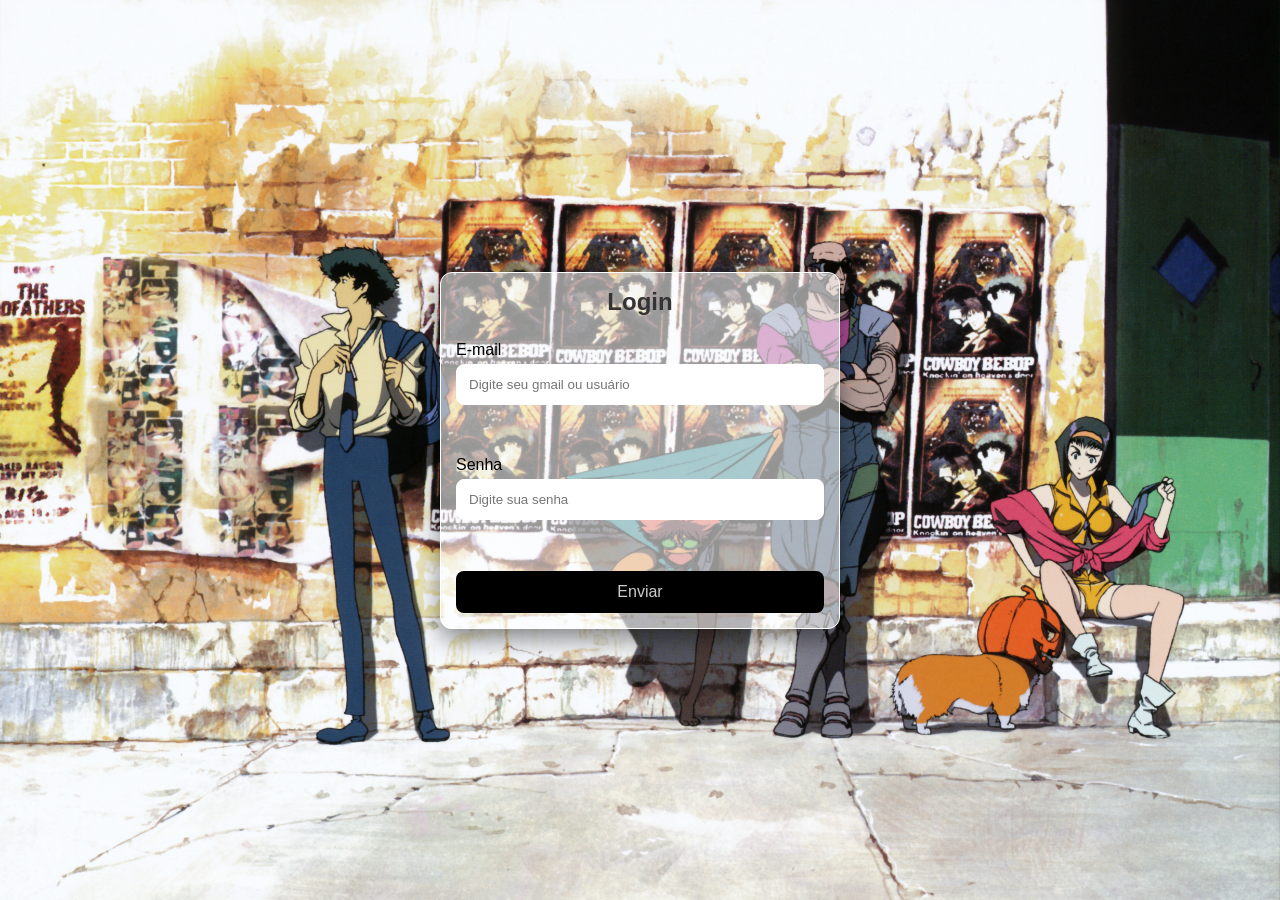
<file: index.html>
<!DOCTYPE html>
<html lang="en">
<head>
    <meta charset="UTF-8">
    <meta name="viewport" content="width=device-width, initial-scale=1.0">
    <title>Forms</title>

     <style> 
    * {
        margin: 0;
        padding: 0;
        box-sizing: border-box;
        font-family: Arial, Helvetica, sans-serif;
    }

    body {
        height: 100vh;
        background-image: url(1032275.jpg);
        background-size: cover;
        background-position: center;
        background-repeat: no-repeat;
        display: flex;             
        justify-content: center;    
        align-items: center;       
    }

    form {
        width: 100%;
        max-width: 400px;
        padding: 20px;
        border-radius: 12px;
        background-color: rgba(255, 255, 255, 0.562);
        padding: 15px;
        border: 1px solid white;
        box-shadow: 0 10px 25px rgba(0, 0, 0, 0.473); 
        display: flex;
        flex-direction: column;
        border-radius: 12px;
        transform: translateX(-400px);
        animation: slideIn 3s forwards;
    }

    @keyframes slideIn {
        to {transform: translateX(0); }
        }

    h2 {
        text-align: center;
        margin-bottom: 25px;
        color: #333;
    }

    label {
        margin-bottom: 5px;
    }

    input {
        padding: 12px;
        margin-bottom: 15px;
        border: 1px solid #ffffff;
        border-radius: 8px;
        outline: none;
    }

    button {
        padding: 12px;
        background-color: black;
        color: #ccc;
        border: none;
        border-radius: 8px;
        cursor: pointer;
        font-size: 16px;
    }
    
    button:hover {
        background-color: #000000e0;
    }
</style>
</head>
<body>
    <form action="home.html" onsubmit="return validar()">
        
        <h2>Login</h2>

        <label>E-mail</label>
        <input type="email" class="campo" name="email" requiered placeholder="Digite seu gmail ou usuário">
        <br></br>

        <label>Senha</label>
        <input type="password" class="campo" name="senha" required placeholder="Digite sua senha">
        <br></br>

        <button type="submit">Enviar</button>

 </form>

 <script>
    
    function validar(){
        gmail = document.getElementById("none").value;
        senha = document.getElementById("senha").value;
        if(gmail == "ce9260355@gmail.com" && senha =="1234"){
            window.location.href = "home.html";
            return false;
        }
        else{
            alert("Usuário ou senha incorretos!")
            return false;
        }
    }
</script>

</body>
</html>
</file>
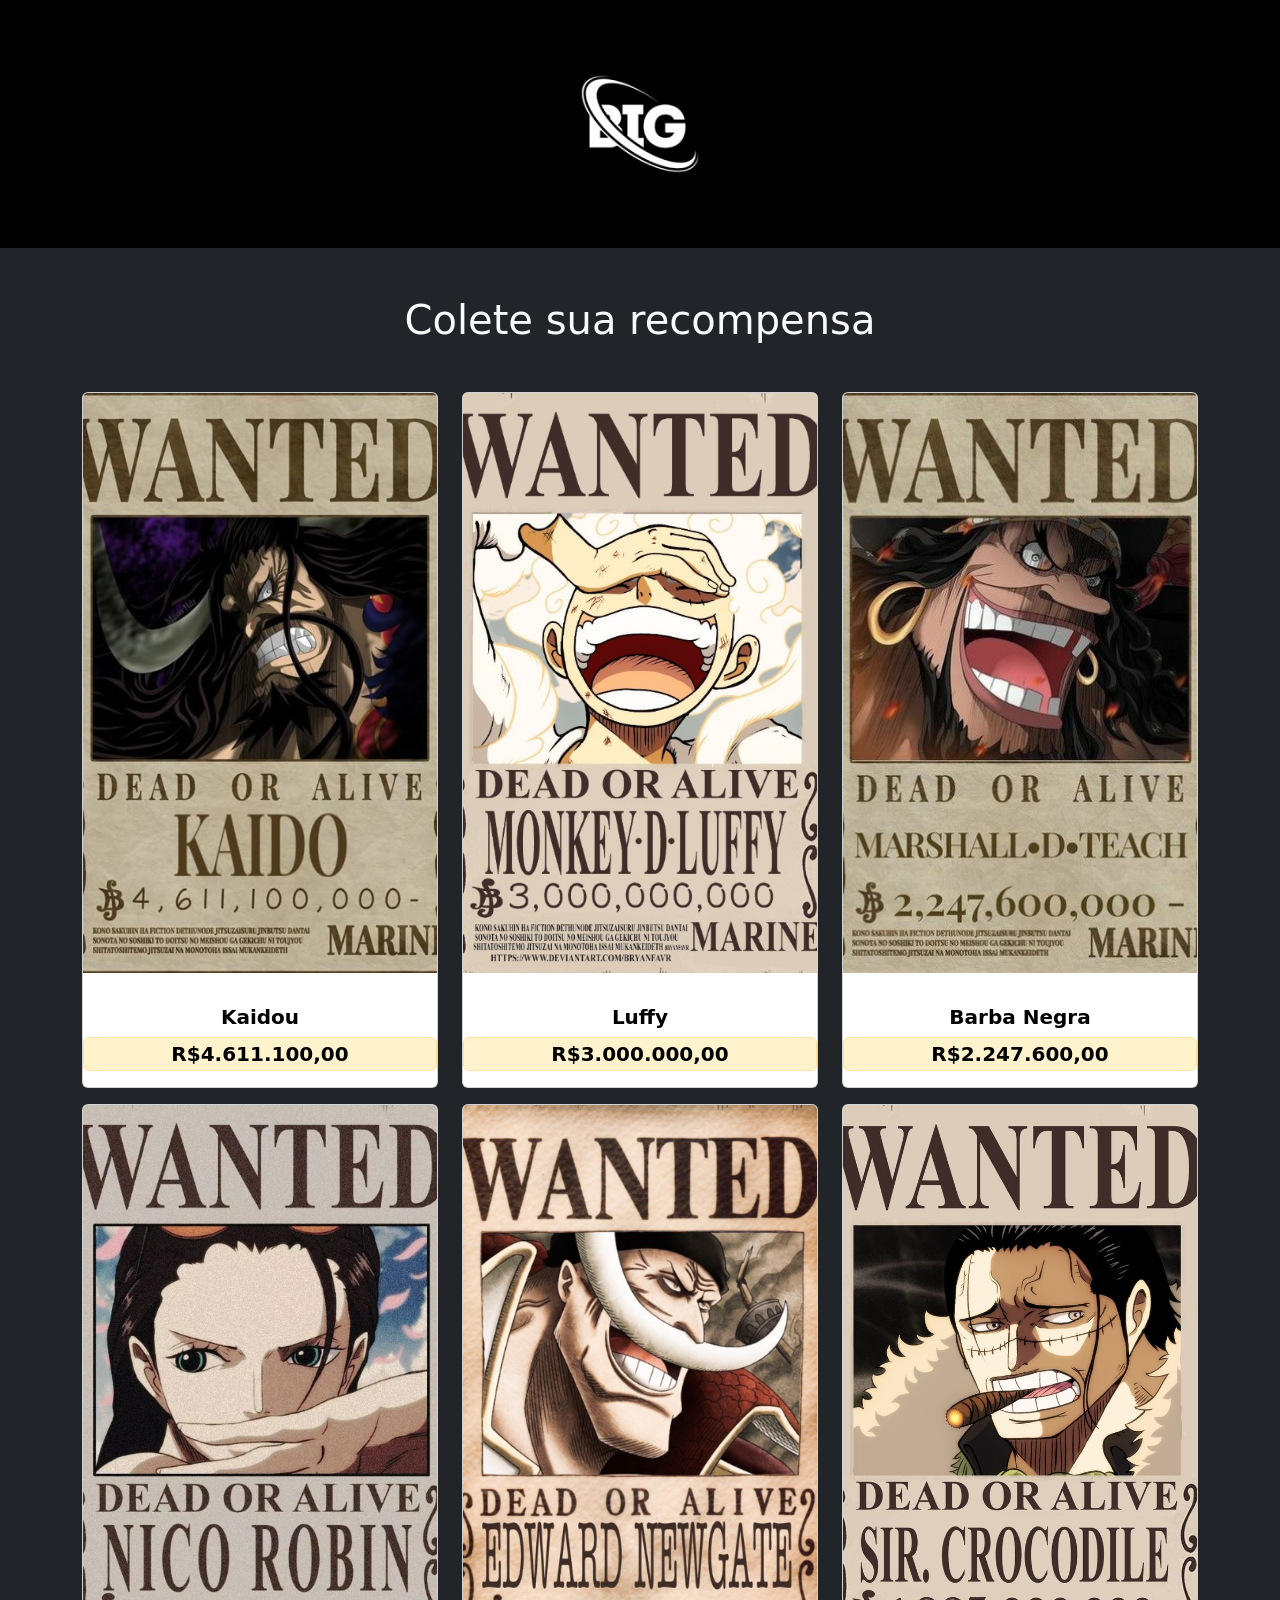
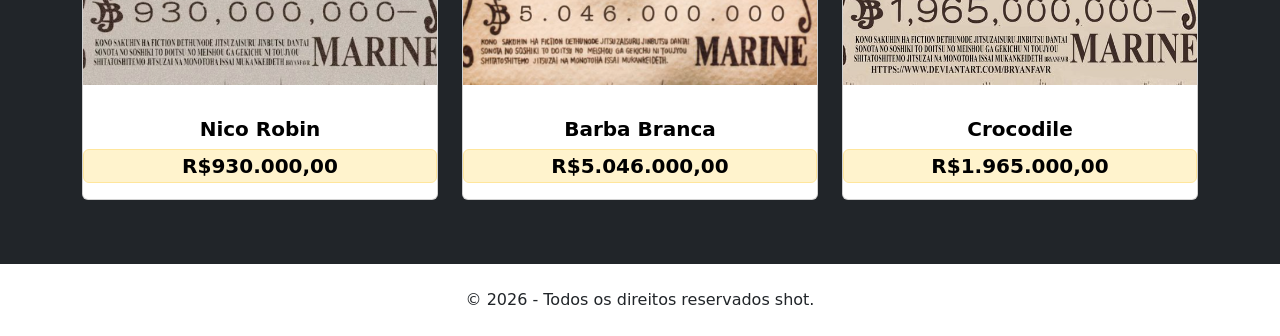
<file: Card.html>
<!DOCTYPE html>
<html lang="en">
<head>
    <meta charset="UTF-8">
    <meta name="viewport" content="width=device-width, initial-scale=1.0">
    <title>Cards</title>
    <link href="https://cdn.jsdelivr.net/npm/bootstrap@5.3.2/dist/css/bootstrap.min.css" rel="stylesheet"> 

    <style>
        .card-img-top {
           object-fit: cover;
           height: 580px;
           background-color: #f8f9fa;
           width: 100%;
        }
    </style>
</head>

<header class="bg-black py-4">
    <div class="container d-flex justify-content-center">
        <img src="big.png" alt="Logo" style="height:200px;" style="width: 100%;">
    </div>
</header>

<body class="bg-dark">
    <div class="container py-5">
        <h1 class="text-center mb-5 text-light">Colete sua recompensa</h1>

        <div class="row">
            <!--Card 1-->
            <div class="col-md-4 mb-3">
                <div class="card">
                      <img src="Desenhos Delicados.jpg" class="card-img-top" alt="Recompensa">
                      <div class="card-body text-center"></div>
                      <h5 class="card-title text-center text-black fw-bold">Kaidou</h5>
                      <h5  class="alert alert-warning py-1 text-center text-black fw-bold" role="alert">R$4.611.100,00</h5>
                </div>
            </div>
             
            <!--Card 2-->
            <div class="col-md-4 mb-3">
                <div class="card">
                      <img src="Captura de tela 2026-03-05 095935.png" class="card-img-top" alt="Recompensa">
                      <div class="card-body text-center"></div>
                      <h5 class="card-title text-center text-black fw-bold">Luffy</h5>
                      <h5 class="alert alert-warning py-1 text-center text-black fw-bold" role="alert">R$3.000.000,00</h5>
                </div>
            </div>
                
            <!--Card 3-->
            <div class="col-md-4 mb-3">
                <div class="card">
                      <img src="Captura de tela 2026-03-05 100028.png" class="card-img-top" alt="Recompensa">
                      <div class="card-body text-center"></div>
                      <h5 class="card-title text-center text-black fw-bold">Barba Negra</h5>
                      <h5 class="alert alert-warning py-1 text-center text-black fw-bold" role="alert">R$2.247.600,00</h5>
                </div>
            </div>

            <div class="col-md-4 mb-3">
                <div class="card">
                      <img src="Captura de tela 2026-03-05 100118.png" class="card-img-top" alt="Recompensa">
                      <div class="card-body text-center"></div>
                      <h5 class="card-title text-center text-black fw-bold">Nico Robin</h5>
                      <h5 class="alert alert-warning py-1 text-center text-black fw-bold" role="alert">R$930.000,00</h5>
                </div>
            </div>

            <div class="col-md-4 mb-3">
                <div class="card">
                      <img src="Captura de tela 2026-03-05 100159.png" class="card-img-top" alt="Recompensa">
                      <div class="card-body text-center"></div>
                      <h5 class="card-title text-center text-black fw-bold">Barba Branca</h5>
                      <h5 class="alert alert-warning py-1 text-center text-black fw-bold" role="alert">R$5.046.000,00</h5>
                </div>
            </div>

            <div class="col-md-4 mb-3">
                <div class="card">
                      <img src="one piece poster crocodile.jpg" class="card-img-top" alt="Recompensa">
                      <div class="card-body text-center"></div>
                      <h5 class="card-title text-center text-black fw-bold">Crocodile</h5>
                      <h5 class="alert alert-warning py-1 text-center text-black fw-bold" role="alert">R$1.965.000,00</h5>
                </div>
            </div>

        </div>
    </div> 

     <footer class="bg-white text-dark py-4 mt-auto">
        <div class="container text-center">
            &copy; 2026 - Todos os direitos reservados   shot.
        </div>
     </footer>
</body>
</html>
</file>
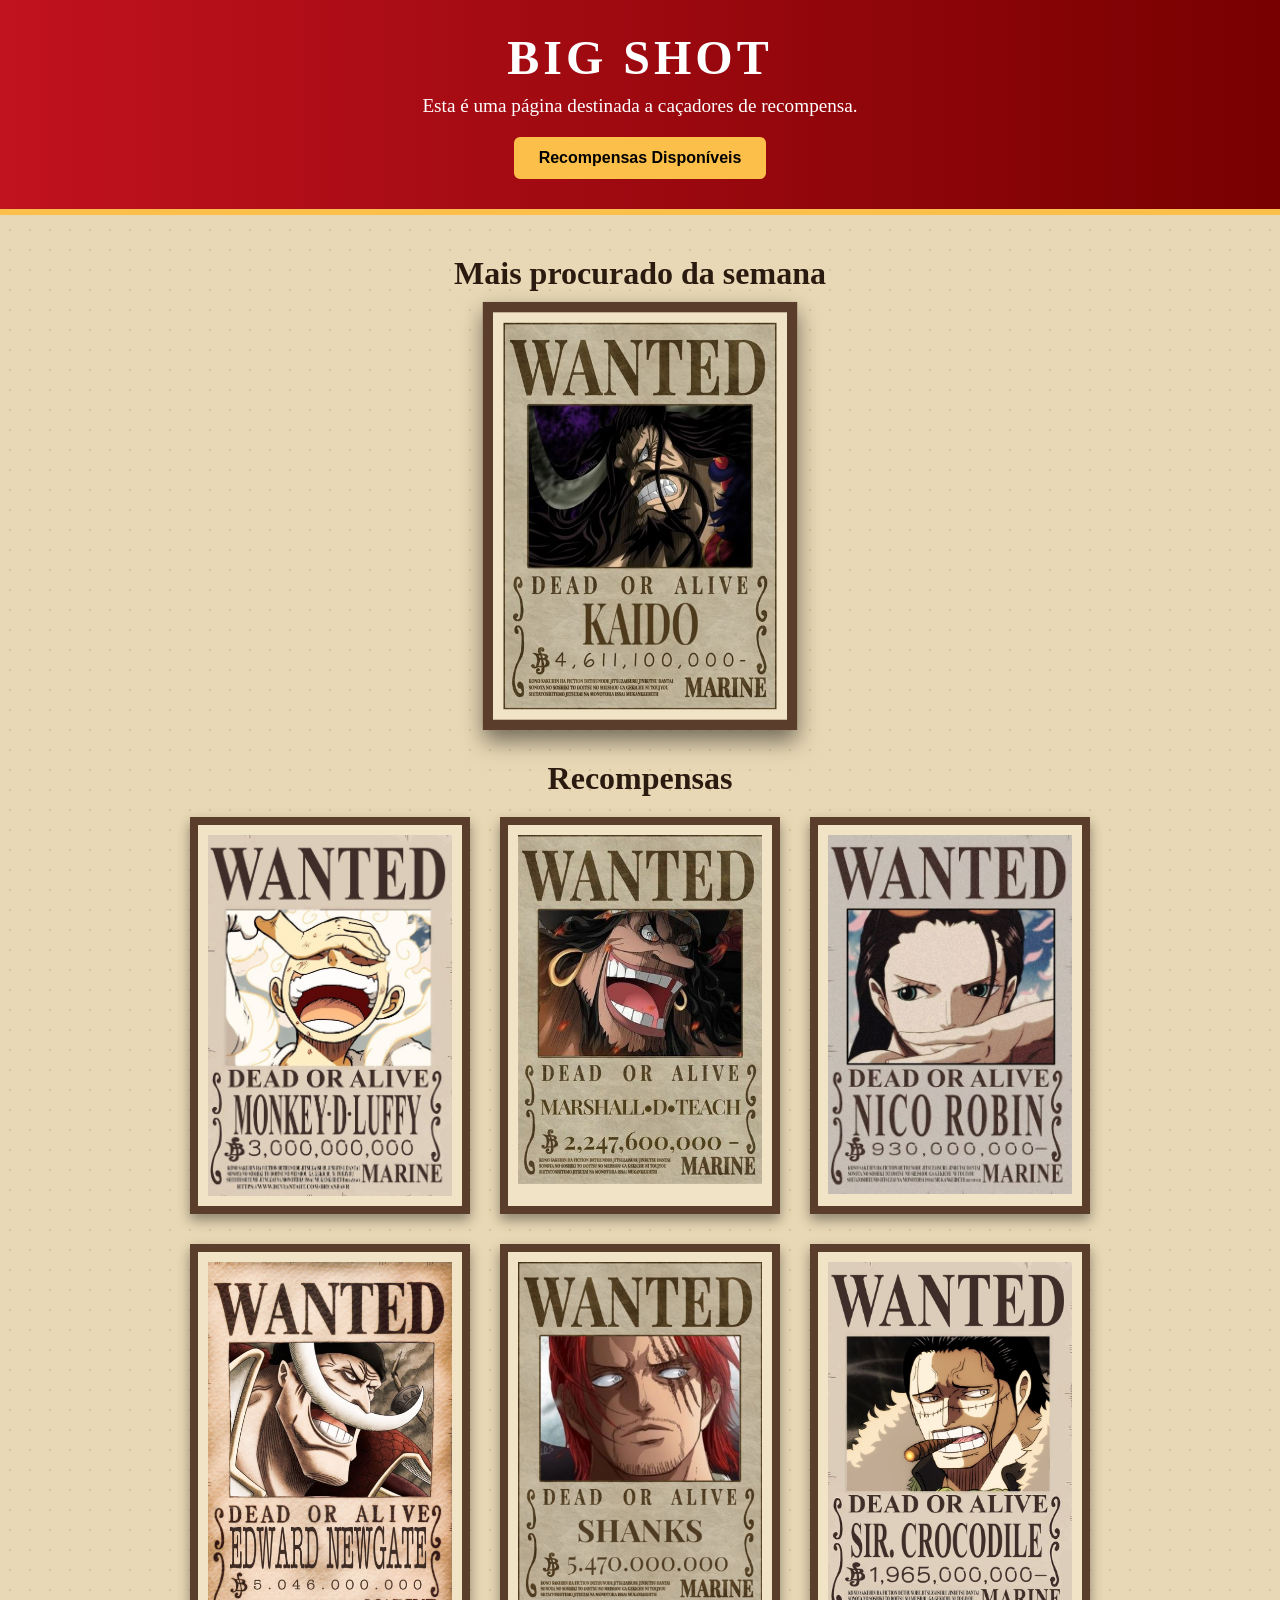
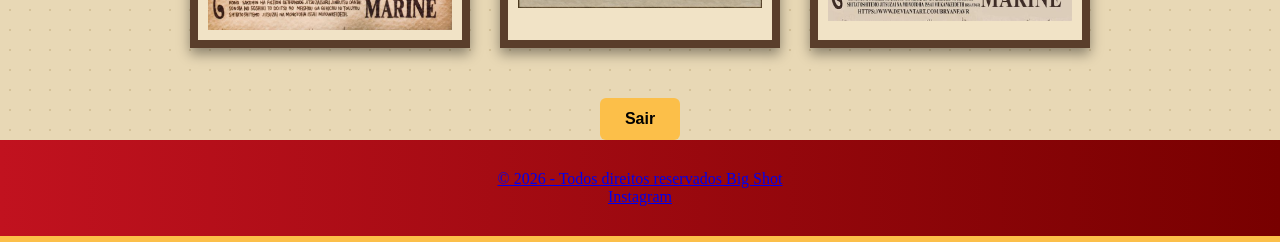
<file: home.html>
<!DOCTYPE html>
<html lang="en">
<head>
    <meta charset="UTF-8">
    <meta name="viewport" content="width=device-width, initial-scale=1.0">
    <title>Home</title>
    <link rel="Stylesheet" href="style.css">
</head>
<header>
    <h1>BIG SHOT</h1>
    <p>Esta é uma página destinada a caçadores de recompensa.</p>
    <nav>
    <a href="#Recompensas"><button>Recompensas Disponíveis</button></a>
    </nav>
</header>
<body>
<main>

<h2>Mais procurado da semana</h2>

<section class="destaque">
    <img src="Desenhos Delicados.jpg">
</section>

<h2>Recompensas</h2>

<section id="Recompensas" class="recompensas">

<div class="card">
<img src="Captura de tela 2026-03-05 095935.png">
</div>

<div class="card">
<img src="Captura de tela 2026-03-05 100028.png">
</div>

<div class="card">
<img src="Captura de tela 2026-03-05 100118.png">
</div>

<div class="card">
<img src="Captura de tela 2026-03-05 100159.png">
</div>

<div class="card">
<img src="poster buronan One piece.jpg">
</div>

<div class="card">
<img src="one piece poster crocodile.jpg">
</div>
</section>

 <a href="index.html"><button>Sair</button></a>

</main>

<footer>
    <a href="https://www.planalto.gov.br/ccivil_03/leis/l9610.htm"><p> &copy; 2026 - Todos direitos reservados Big Shot</p></a>
    <a href="https://onepiece.fandom.com/pt/wiki/One_Piece_Wiki">Instagram</a>
</footer>
</body>
</html>
</file>
<file: style.css>
*{
    margin:0;
    padding:0;
    box-sizing:border-box;
}

body{
    font-family: "Georgia", serif;
    background-color:#e8d8b5;
    background-image: radial-gradient(#d6c39a 1px, transparent 1px);
    background-size: 20px 20px;
    color:#2b1a10;
    text-align:center;
}


header{
    background: linear-gradient(90deg,#c1121f,#780000);
    color:white;
    padding:30px;
    border-bottom:6px solid #fcbf49;
}

header h1{
    font-size:3rem;
    letter-spacing:4px;
}

header p{
    margin:10px 0 20px;
    font-size:1.2rem;
}

button{
    padding:12px 25px;
    font-size:1rem;
    border:none;
    background:#fcbf49;
    color:#000;
    font-weight:bold;
    cursor:pointer;
    border-radius:6px;
    transition:0.3s;
}

button:hover{
    background:#ffdd88;
}


h2{
    margin:40px 0 20px;
    font-size:2rem;
}


.destaque{
    display:flex;
    justify-content:center;
    margin-bottom:40px;
}

.destaque img{
    width:300px;
    border:10px solid #5a3e2b;
    background:#f1e3c6;
    padding:10px;
    box-shadow:0 10px 20px rgba(0,0,0,0.5);
    transform:scale(1.05);
}

.recompensas{
    display:grid;
    grid-template-columns: repeat(3, 1fr);
    gap:30px;
    max-width:900px;
    margin:auto;
    padding-bottom:50px;
}


.card{
    background:#f1e3c6;
    padding:10px;
    border:8px solid #5a3e2b;
    box-shadow:0 6px 12px rgba(0,0,0,0.4);
    transition:0.3s;
}


.card img{
    width:100%;
    display:block;
}

.card:hover{
    transform:scale(1.05);
    box-shadow:0 12px 20px rgba(0,0,0,0.6);
}

.sair a {
    padding:12px 25px;
    font-size:1rem;
    border:none;
    background:#c1121f;
    color:#000;
    font-weight:bold;
    cursor:pointer;
    border-radius:6px;
    transition:0.3s;
}

footer {
    background: linear-gradient(90deg,#c1121f,#780000);
    color:white;
    padding:30px;
    border-bottom:6px solid #fcbf49;
}
</file>
